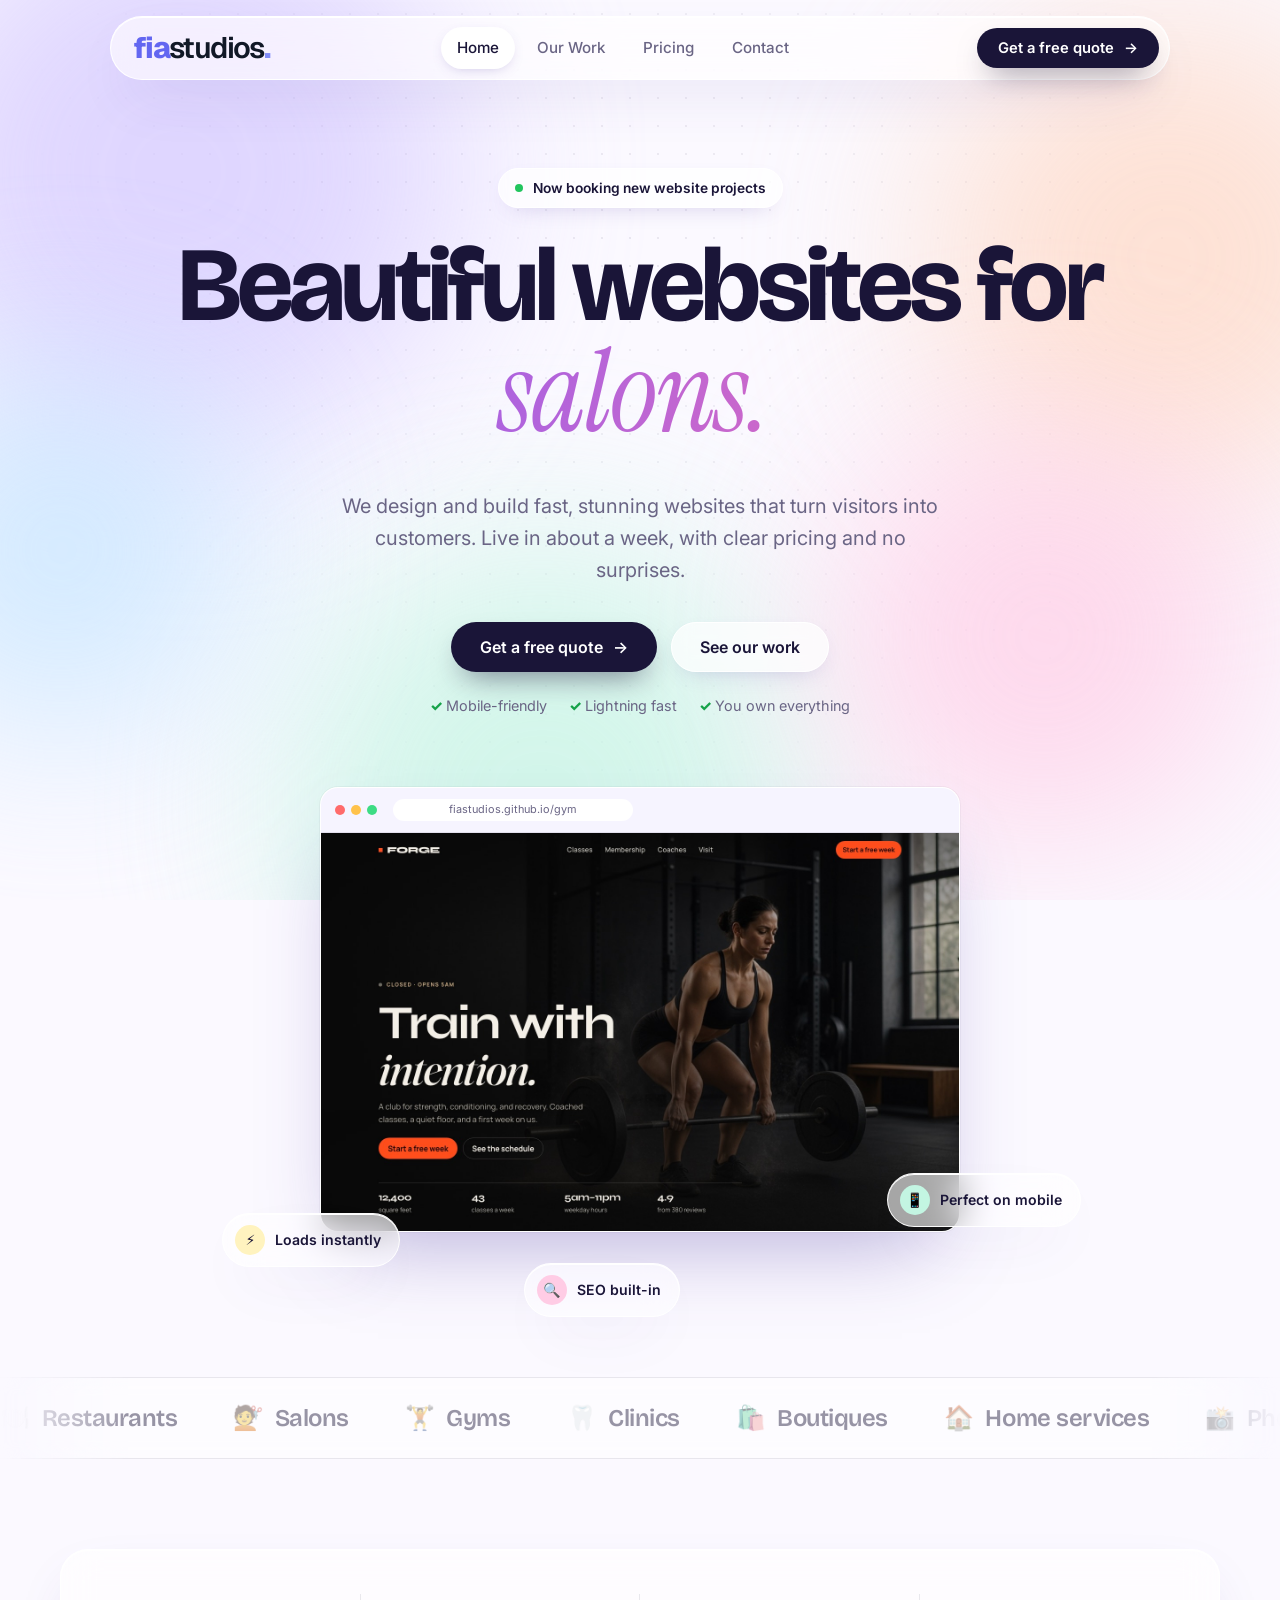
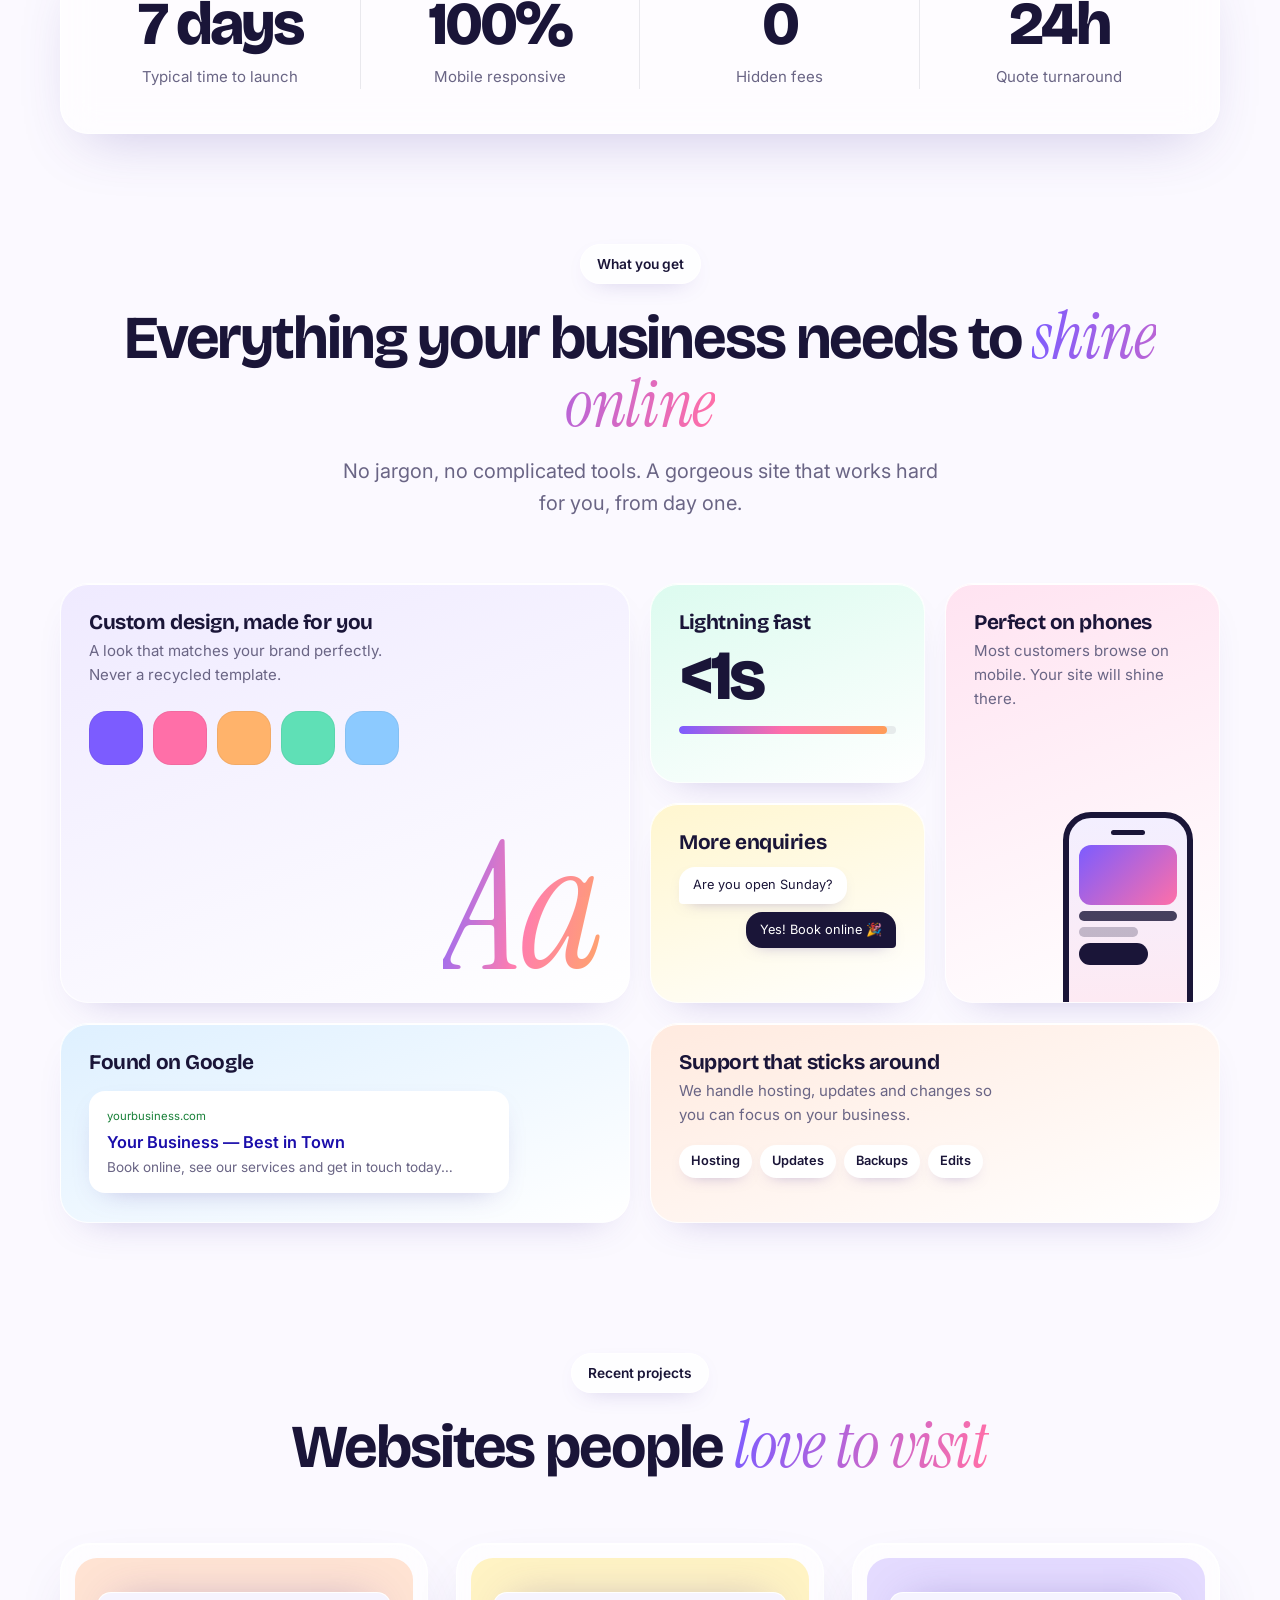
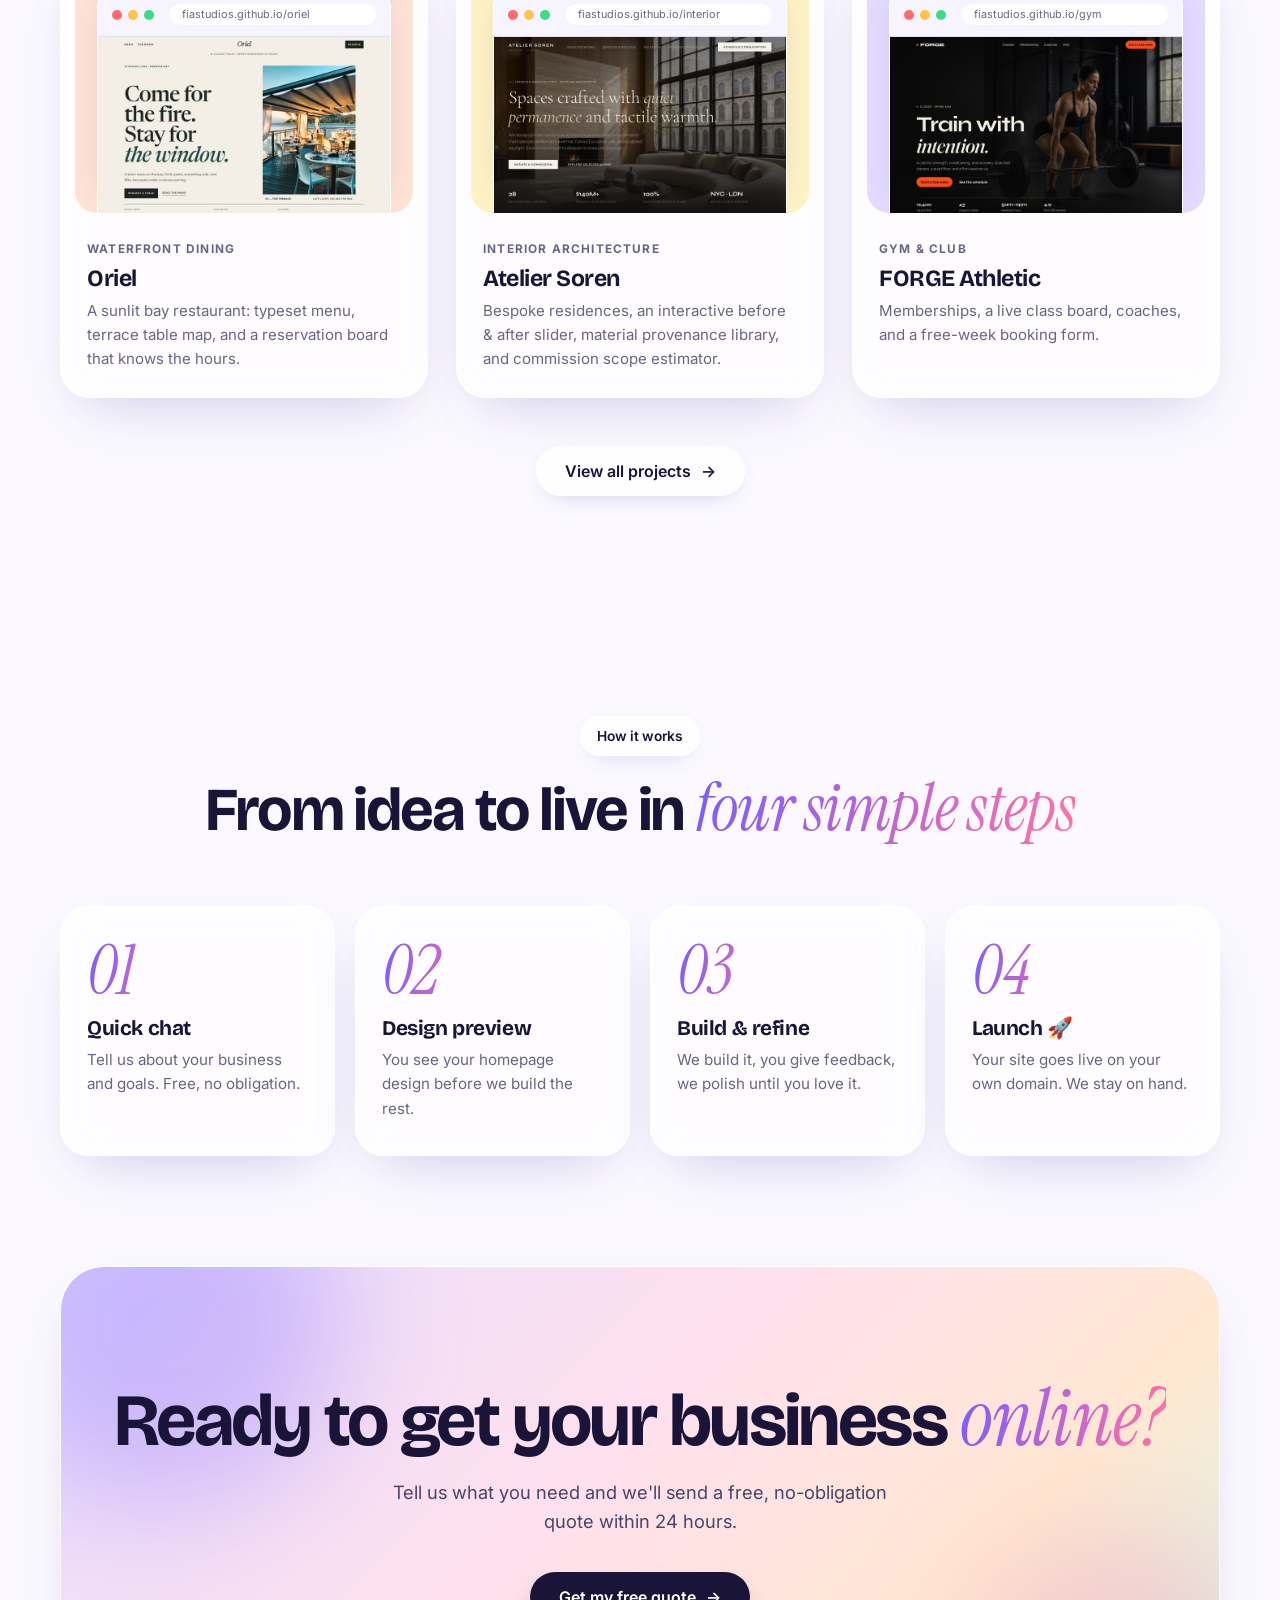
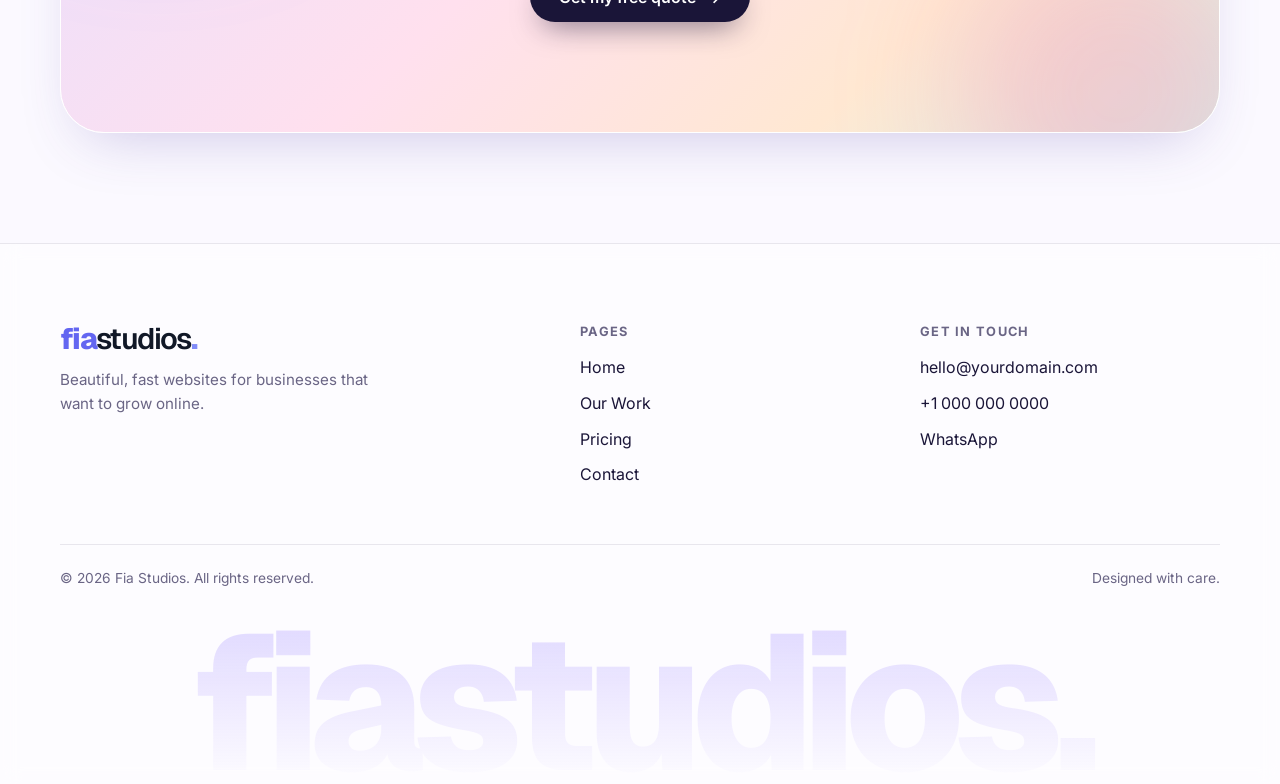
<file: index.html>
<!doctype html>
<html lang="en">
<head>
  <meta charset="utf-8">
  <meta name="viewport" content="width=device-width, initial-scale=1">
  <title>Fia Studios — Beautiful websites for growing businesses</title>
  <meta name="description" content="We design and build fast, beautiful websites for small businesses. Live in 7 days, clear pricing, no surprises.">
  <meta property="og:title" content="Fia Studios — Beautiful websites for growing businesses">
  <meta property="og:description" content="Fast, beautiful websites for small businesses. Live in 7 days.">
  <meta property="og:type" content="website">
  <link rel="preconnect" href="https://fonts.googleapis.com">
  <link rel="preconnect" href="https://fonts.gstatic.com" crossorigin>
  <link href="https://fonts.googleapis.com/css2?family=Bricolage+Grotesque:opsz,wght@12..96,500;12..96,700;12..96,800&family=Inter:wght@400;500;600;700&family=Geist:wght@600;800&family=Instrument+Serif:ital@0;1&display=swap" rel="stylesheet">
  <link rel="icon" href="favicon.svg?v=202610200020" type="image/svg+xml">
  <link rel="icon" href="favicon.png?v=202610200020" type="image/png" sizes="256x256">
  <link rel="apple-touch-icon" href="favicon.png?v=202610200020">
  <link rel="stylesheet" href="styles.css?v=202610200050">
</head>
<body>
<main>
<section class="hero">
  <div class="container">
    <span class="pill"><span class="dot"></span>Now booking new website projects</span>
    <h1>Beautiful websites for
      <span class="rot"><span class="rot-in serif grad" data-words="restaurants.,salons.,gyms.,clinics.,shops.,your business."></span></span>
    </h1>
    <p class="lead">We design and build fast, stunning websites that turn visitors into customers. Live in about a week, with clear pricing and no surprises.</p>
    <div class="hero-cta">
      <a href="contact.html" class="btn btn-dark">Get a free quote <span class="arr">→</span></a>
      <a href="work.html" class="btn btn-glass">See our work</a>
    </div>
    <div class="hero-note"><span>Mobile-friendly</span><span>Lightning fast</span><span>You own everything</span></div>

    <div class="stage">
      <div class="px main" data-depth="14"><a class="fl" href="https://fiastudios.github.io/gym/" target="_blank" rel="noopener"><div class="browser"><div class="browser-bar"><i></i><i></i><i></i><u>fiastudios.github.io/gym</u></div><img class="shot" src="images/forge.jpg" alt="FORGE athletic club website"></div></a></div>
      <div class="chip glass c1"><em>⚡</em>Loads instantly</div>
      <div class="chip glass c2"><em>📱</em>Perfect on mobile</div>
      <div class="chip glass c3"><em>🔍</em>SEO built-in</div>
    </div>
  </div>
</section>

<div class="marquee"><div class="marquee-track">
  <span><b>🍽️</b>Restaurants</span><span><b>💇</b>Salons</span><span><b>🏋️</b>Gyms</span><span><b>🦷</b>Clinics</span><span><b>🛍️</b>Boutiques</span><span><b>🏠</b>Home services</span><span><b>📸</b>Photographers</span><span><b>🎓</b>Tutors</span><span><b>🧁</b>Bakeries</span><span><b>⚖️</b>Consultants</span>
</div></div>

<section class="container">
  <div class="stats glass reveal">
    <div class="stat"><strong data-count="7" data-suffix=" days">0</strong><span>Typical time to launch</span></div>
    <div class="stat"><strong data-count="100" data-suffix="%">0</strong><span>Mobile responsive</span></div>
    <div class="stat"><strong data-count="0">0</strong><span>Hidden fees</span></div>
    <div class="stat"><strong data-count="24" data-suffix="h">0</strong><span>Quote turnaround</span></div>
  </div>
</section>

<section class="section">
  <div class="container">
    <div class="section-head center reveal">
      <span class="pill">What you get</span>
      <h2>Everything your business needs to <span class="serif grad">shine online</span></h2>
      <p class="lead">No jargon, no complicated tools. A gorgeous site that works hard for you, from day one.</p>
    </div>
    <div class="bento">
      <div class="tile b-lav w2 h2 reveal">
        <h3>Custom design, made for you</h3><p>A look that matches your brand perfectly. Never a recycled template.</p>
        <div class="sw"><i style="background:#7c5cff"></i><i style="background:#ff6fa8"></i><i style="background:#ffb36b"></i><i style="background:#5fe0b6"></i><i style="background:#8ccaff"></i></div>
        <div class="aa">Aa</div>
      </div>
      <div class="tile b-mint reveal" style="--d:.08s"><h3>Lightning fast</h3><div class="big-num">&lt;1s</div><div class="bar"><i></i></div></div>
      <div class="tile b-pink h2 reveal" style="--d:.14s"><h3>Perfect on phones</h3><p>Most customers browse on mobile. Your site will shine there.</p><div class="phone"><b></b><i></i><i class="s"></i><u></u></div></div>
      <div class="tile b-butter reveal" style="--d:.2s"><h3>More enquiries</h3><div class="bubbles"><span>Are you open Sunday?</span><span>Yes! Book online 🎉</span></div></div>
      <div class="tile b-sky w2 reveal" style="--d:.1s"><h3>Found on Google</h3><div class="serp"><small>yourbusiness.com</small><strong>Your Business — Best in Town</strong><span>Book online, see our services and get in touch today…</span></div></div>
      <div class="tile b-peach w2 reveal" style="--d:.16s"><h3>Support that sticks around</h3><p>We handle hosting, updates and changes so you can focus on your business.</p><div class="tag-row"><span>Hosting</span><span>Updates</span><span>Backups</span><span>Edits</span></div></div>
    </div>
  </div>
</section>

<section class="section" style="padding-top:20px">
  <div class="container">
    <div class="section-head center reveal">
      <span class="pill">Recent projects</span>
      <h2>Websites people <span class="serif grad">love to visit</span></h2>
    </div>
    <div class="work-grid" id="work-grid" data-limit="3"></div>
    <div class="center" style="margin-top:48px"><a href="work.html" class="btn btn-glass">View all projects <span class="arr">→</span></a></div>
  </div>
</section>

<section class="section">
  <div class="container">
    <div class="section-head center reveal">
      <span class="pill">How it works</span>
      <h2>From idea to live in <span class="serif grad">four simple steps</span></h2>
    </div>
    <div class="steps">
      <div class="step glass reveal"><div class="n">01</div><h3>Quick chat</h3><p>Tell us about your business and goals. Free, no obligation.</p></div>
      <div class="step glass reveal" style="--d:.1s"><div class="n">02</div><h3>Design preview</h3><p>You see your homepage design before we build the rest.</p></div>
      <div class="step glass reveal" style="--d:.2s"><div class="n">03</div><h3>Build &amp; refine</h3><p>We build it, you give feedback, we polish until you love it.</p></div>
      <div class="step glass reveal" style="--d:.3s"><div class="n">04</div><h3>Launch 🚀</h3><p>Your site goes live on your own domain. We stay on hand.</p></div>
    </div>
  </div>
</section>

<section class="section" style="padding-top:0">
  <div class="container">
    <div class="cta reveal">
      <h2>Ready to get your business <span class="serif grad">online?</span></h2>
      <p>Tell us what you need and we'll send a free, no-obligation quote within 24 hours.</p>
      <a href="contact.html" class="btn btn-dark">Get my free quote <span class="arr">→</span></a>
    </div>
  </div>
</section>
</main>
<script src="script.js?v=202610201330"></script>
</body>
</html>
</file>
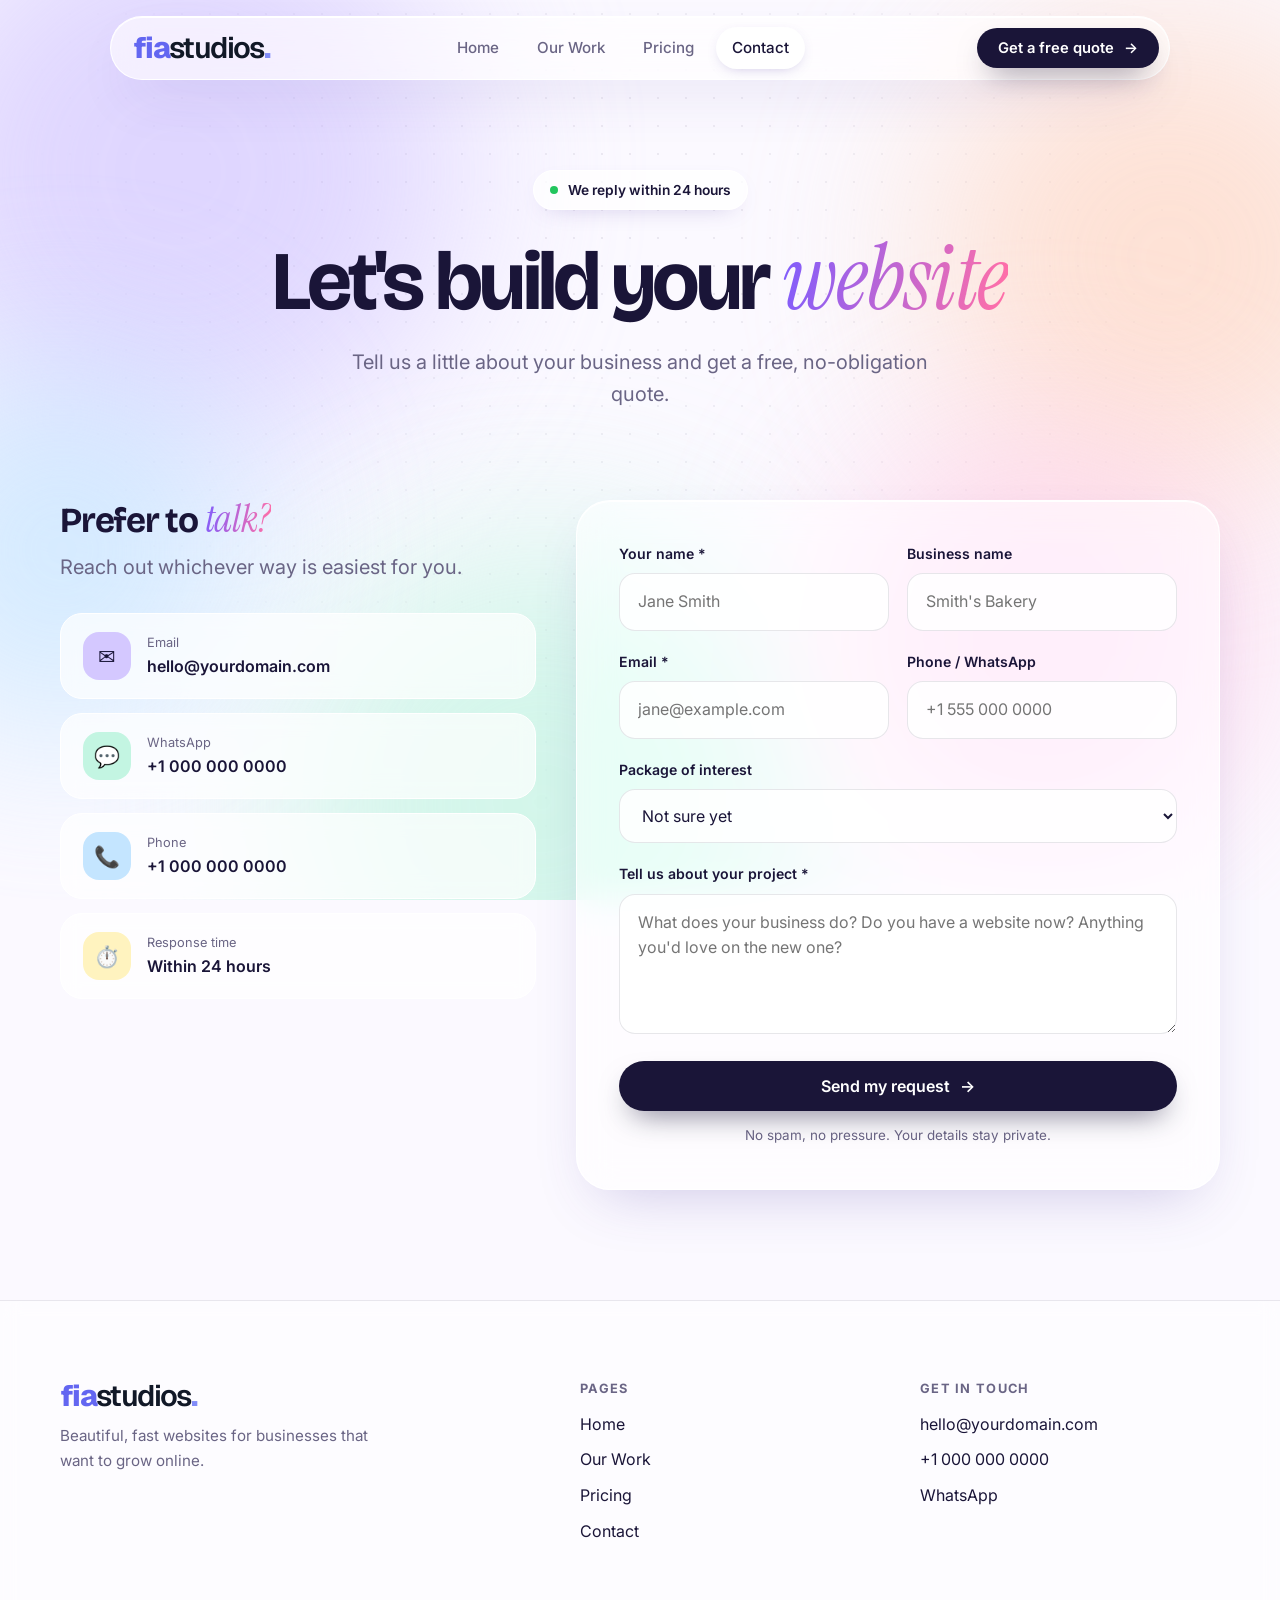
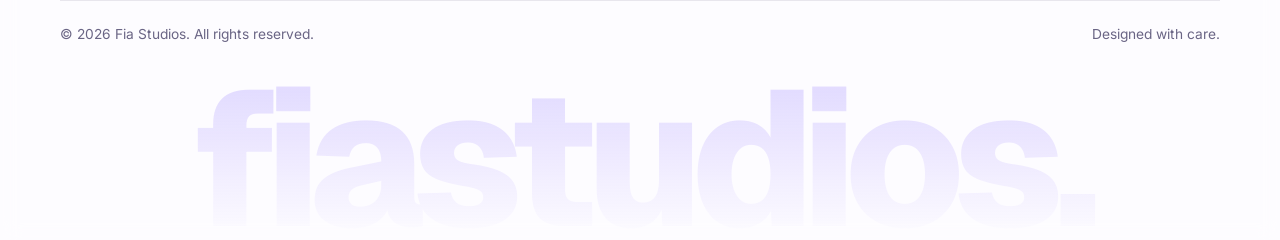
<file: contact.html>
<!doctype html>
<html lang="en">
<head>
  <meta charset="utf-8">
  <meta name="viewport" content="width=device-width, initial-scale=1">
  <title>Contact — Fia Studios</title>
  <meta name="description" content="Get a free, no-obligation website quote. We reply within 24 hours.">
  <link rel="preconnect" href="https://fonts.googleapis.com">
  <link rel="preconnect" href="https://fonts.gstatic.com" crossorigin>
  <link href="https://fonts.googleapis.com/css2?family=Bricolage+Grotesque:opsz,wght@12..96,500;12..96,700;12..96,800&family=Inter:wght@400;500;600;700&family=Geist:wght@600;800&family=Instrument+Serif:ital@0;1&display=swap" rel="stylesheet">
  <link rel="icon" href="favicon.svg?v=202610200020" type="image/svg+xml">
  <link rel="icon" href="favicon.png?v=202610200020" type="image/png" sizes="256x256">
  <link rel="apple-touch-icon" href="favicon.png?v=202610200020">
  <link rel="stylesheet" href="styles.css?v=202610200050">
</head>
<body>
<main>
<section class="page-hero">
  <div class="container">
    <span class="pill"><span class="dot"></span>We reply within 24 hours</span>
    <h1>Let's build your <span class="serif grad">website</span></h1>
    <p class="lead">Tell us a little about your business and get a free, no-obligation quote.</p>
  </div>
</section>

<section class="section" style="padding-top:40px">
  <div class="container contact-grid">
    <div class="reveal">
      <h2 style="font-size:2.2rem">Prefer to <span class="serif grad">talk?</span></h2>
      <p class="lead" style="margin-top:12px">Reach out whichever way is easiest for you.</p>
      <div class="info" id="info"></div>
    </div>

    <div class="form glass reveal" style="--d:.1s">
      <form id="contact-form">
        <div class="row">
          <div class="field"><label for="name">Your name *</label><input id="name" name="name" required placeholder="Jane Smith"></div>
          <div class="field"><label for="business">Business name</label><input id="business" name="business" placeholder="Smith's Bakery"></div>
        </div>
        <div class="row">
          <div class="field"><label for="email">Email *</label><input id="email" name="email" type="email" required placeholder="jane@example.com"></div>
          <div class="field"><label for="phone">Phone / WhatsApp</label><input id="phone" name="phone" type="tel" placeholder="+1 555 000 0000"></div>
        </div>
        <div class="field">
          <label for="plan">Package of interest</label>
          <select id="plan" name="plan"><option>Not sure yet</option><option>Starter</option><option>Business</option><option>Premium</option></select>
        </div>
        <div class="field"><label for="message">Tell us about your project *</label><textarea id="message" name="message" required placeholder="What does your business do? Do you have a website now? Anything you'd love on the new one?"></textarea></div>
        <button class="btn btn-dark btn-block" type="submit">Send my request <span class="arr">→</span></button>
        <p class="form-note">No spam, no pressure. Your details stay private.</p>
      </form>
      <div class="success"><div class="big">🎉</div><h3>Thank you!</h3><p class="lead" style="margin:10px auto 0">We've got your request and will be in touch within 24 hours.</p></div>
    </div>
  </div>
</section>
</main>
<script src="script.js?v=202610201330"></script>
<script>
  document.getElementById('info').innerHTML = `
    <a href="mailto:${SITE.email}"><span class="ic">✉️</span><span><small>Email</small><strong>${SITE.email}</strong></span></a>
    <a href="https://wa.me/${SITE.whatsapp}" target="_blank" rel="noopener"><span class="ic">💬</span><span><small>WhatsApp</small><strong>${SITE.phone}</strong></span></a>
    <a href="tel:${SITE.phone.replace(/\s/g, '')}"><span class="ic">📞</span><span><small>Phone</small><strong>${SITE.phone}</strong></span></a>
    <div><span class="ic">⏱️</span><span><small>Response time</small><strong>Within 24 hours</strong></span></div>`;
</script>
</body>
</html>
</file>
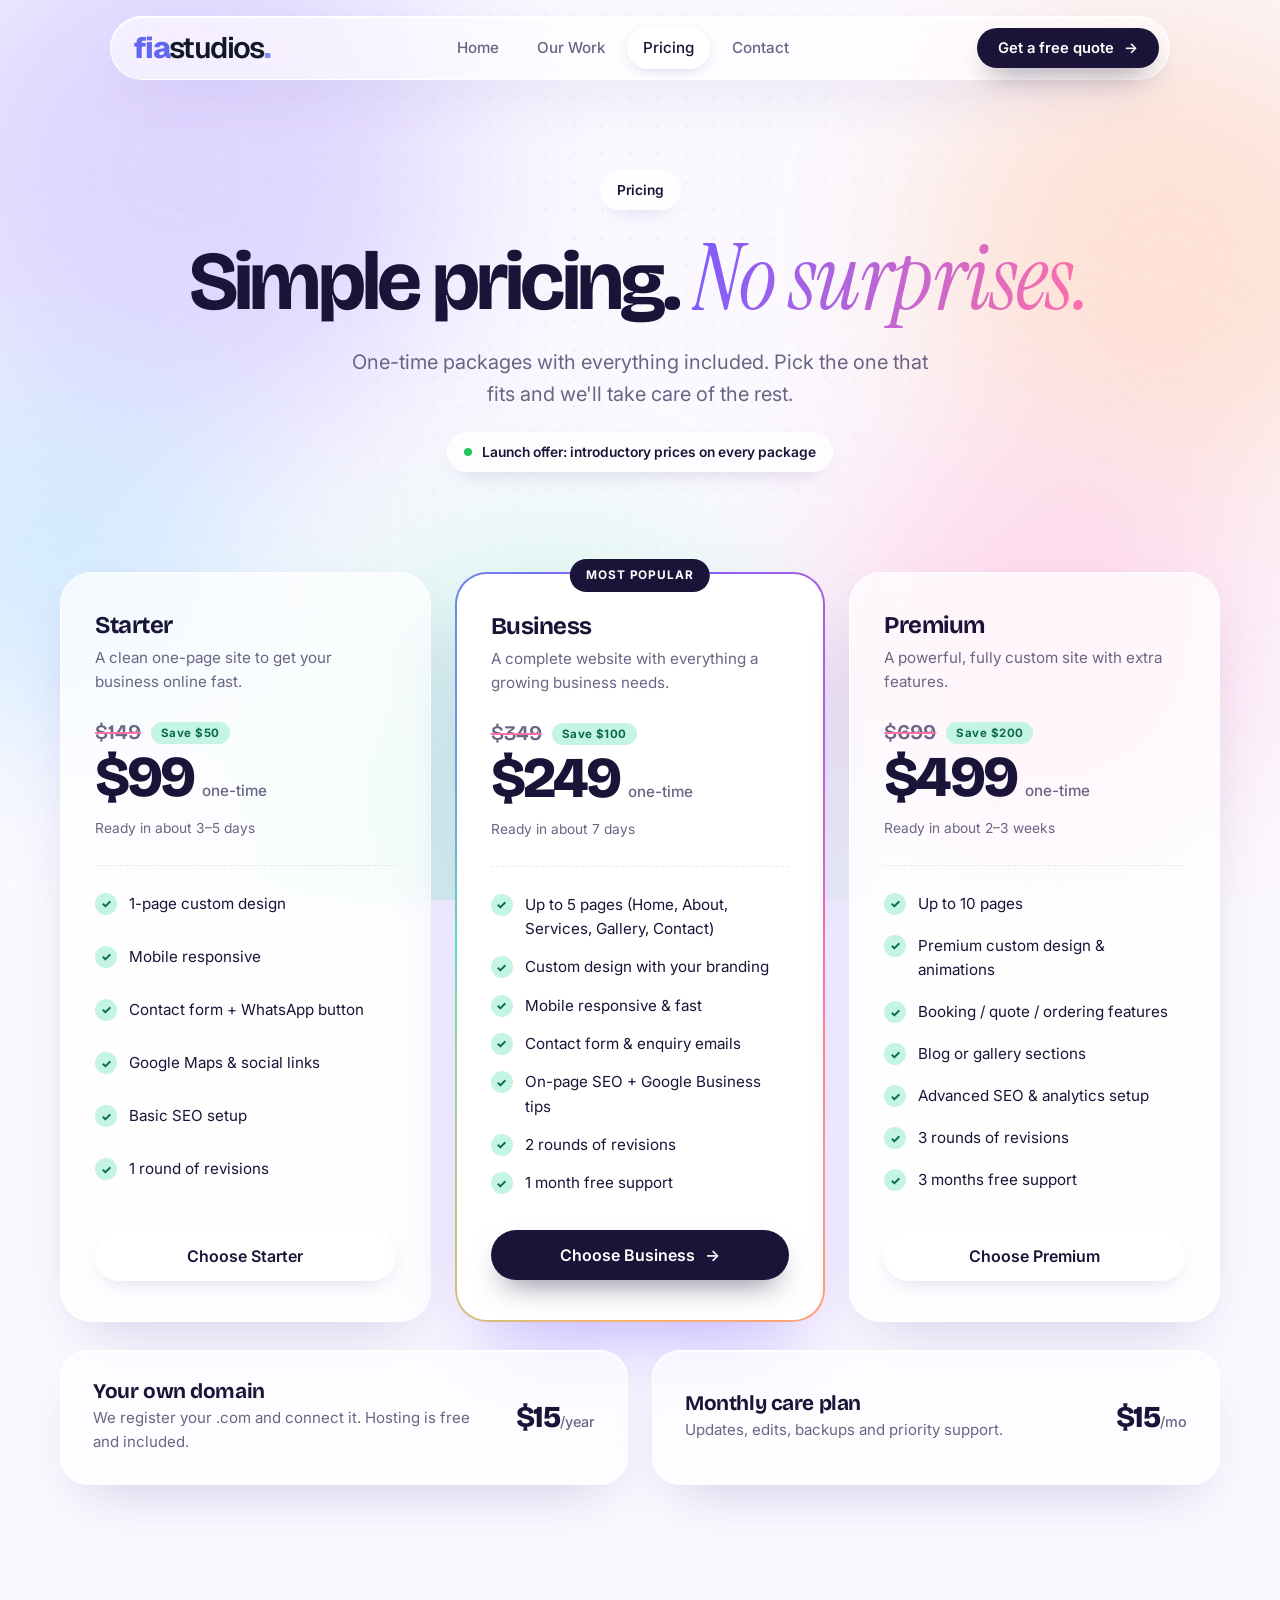
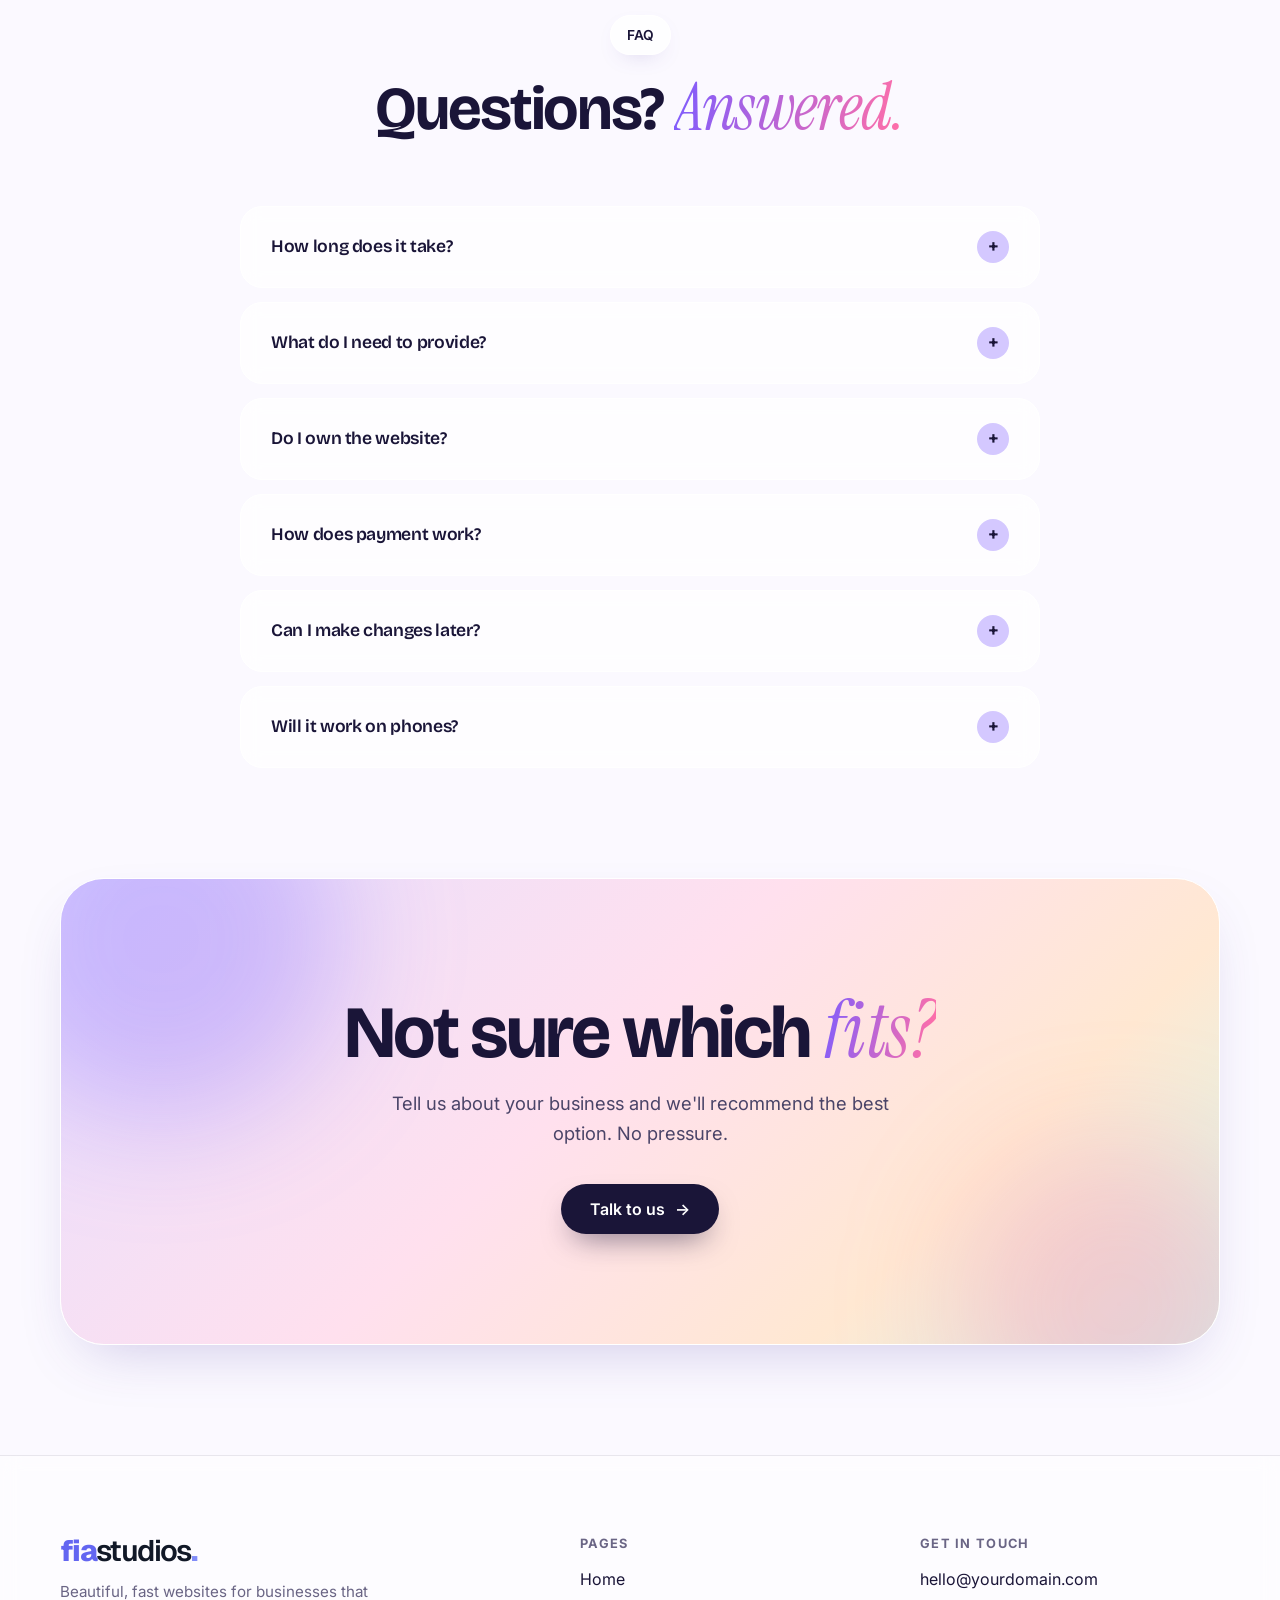
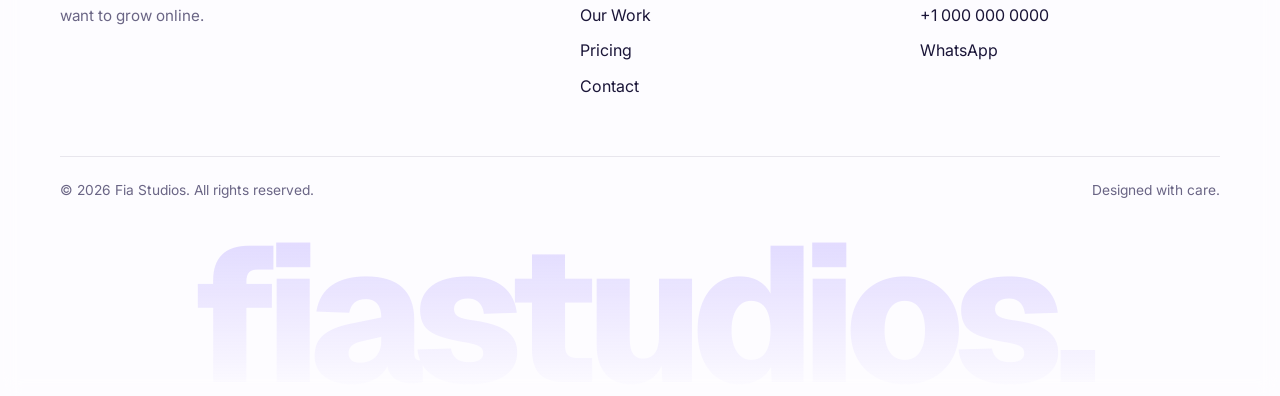
<file: pricing.html>
<!doctype html>
<html lang="en">
<head>
  <meta charset="utf-8">
  <meta name="viewport" content="width=device-width, initial-scale=1">
  <title>Pricing — Fia Studios</title>
  <meta name="description" content="Simple, transparent website packages for small businesses. One-time pricing, no hidden fees.">
  <link rel="preconnect" href="https://fonts.googleapis.com">
  <link rel="preconnect" href="https://fonts.gstatic.com" crossorigin>
  <link href="https://fonts.googleapis.com/css2?family=Bricolage+Grotesque:opsz,wght@12..96,500;12..96,700;12..96,800&family=Inter:wght@400;500;600;700&family=Geist:wght@600;800&family=Instrument+Serif:ital@0;1&display=swap" rel="stylesheet">
  <link rel="icon" href="favicon.svg?v=202610200020" type="image/svg+xml">
  <link rel="icon" href="favicon.png?v=202610200020" type="image/png" sizes="256x256">
  <link rel="apple-touch-icon" href="favicon.png?v=202610200020">
  <link rel="stylesheet" href="styles.css?v=202610200050">
</head>
<body>
<main>
<section class="page-hero">
  <div class="container">
    <span class="pill">Pricing</span>
    <h1>Simple pricing. <span class="serif grad">No surprises.</span></h1>
    <p class="lead">One-time packages with everything included. Pick the one that fits and we'll take care of the rest.</p>
    <p style="margin-top:22px"><span class="pill"><span class="dot"></span>Launch offer: introductory prices on every package</span></p>
  </div>
</section>

<!-- Edit prices below: search for "$" -->
<section class="section" style="padding-top:50px">
  <div class="container">
    <div class="price-grid">
      <div class="plan reveal">
        <h3>Starter</h3>
        <p class="desc">A clean one-page site to get your business online fast.</p>
        <div class="was"><s>$149</s><span class="save">Save $50</span></div><div class="price">$99 <small>one-time</small></div>
        <p class="note">Ready in about 3–5 days</p>
        <ul>
          <li>1-page custom design</li><li>Mobile responsive</li><li>Contact form + WhatsApp button</li><li>Google Maps &amp; social links</li><li>Basic SEO setup</li><li>1 round of revisions</li>
        </ul>
        <a href="contact.html?plan=Starter" class="btn btn-glass btn-block">Choose Starter</a>
      </div>
      <div class="plan featured reveal" style="--d:.1s">
        <span class="badge">MOST POPULAR</span>
        <h3>Business</h3>
        <p class="desc">A complete website with everything a growing business needs.</p>
        <div class="was"><s>$349</s><span class="save">Save $100</span></div><div class="price">$249 <small>one-time</small></div>
        <p class="note">Ready in about 7 days</p>
        <ul>
          <li>Up to 5 pages (Home, About, Services, Gallery, Contact)</li><li>Custom design with your branding</li><li>Mobile responsive &amp; fast</li><li>Contact form &amp; enquiry emails</li><li>On-page SEO + Google Business tips</li><li>2 rounds of revisions</li><li>1 month free support</li>
        </ul>
        <a href="contact.html?plan=Business" class="btn btn-dark btn-block">Choose Business <span class="arr">→</span></a>
      </div>
      <div class="plan reveal" style="--d:.2s">
        <h3>Premium</h3>
        <p class="desc">A powerful, fully custom site with extra features.</p>
        <div class="was"><s>$699</s><span class="save">Save $200</span></div><div class="price">$499 <small>one-time</small></div>
        <p class="note">Ready in about 2–3 weeks</p>
        <ul>
          <li>Up to 10 pages</li><li>Premium custom design &amp; animations</li><li>Booking / quote / ordering features</li><li>Blog or gallery sections</li><li>Advanced SEO &amp; analytics setup</li><li>3 rounds of revisions</li><li>3 months free support</li>
        </ul>
        <a href="contact.html?plan=Premium" class="btn btn-glass btn-block">Choose Premium</a>
      </div>
    </div>

    <div class="addons">
      <div class="addon glass reveal"><div><h3>Your own domain</h3><p>We register your .com and connect it. Hosting is free and included.</p></div><div class="p">$15<small>/year</small></div></div>
      <div class="addon glass reveal" style="--d:.1s"><div><h3>Monthly care plan</h3><p>Updates, edits, backups and priority support.</p></div><div class="p">$15<small>/mo</small></div></div>
    </div>
  </div>
</section>

<section class="section" style="padding-top:20px">
  <div class="container">
    <div class="section-head center reveal"><span class="pill">FAQ</span><h2>Questions? <span class="serif grad">Answered.</span></h2></div>
    <div class="faq reveal">
      <details><summary>How long does it take?</summary><p>Starter sites take 3–5 days, Business about a week, and Premium 2–3 weeks. The biggest factor is how quickly we get your text and photos.</p></details>
      <details><summary>What do I need to provide?</summary><p>Your logo (if you have one), a few photos, and a short description of your business. Don't have these? We can help with simple copy and use quality stock photos.</p></details>
      <details><summary>Do I own the website?</summary><p>Yes. Once the final payment is made, the website and domain are 100% yours.</p></details>
      <details><summary>How does payment work?</summary><p>50% upfront to start, 50% when you're happy and ready to launch.</p></details>
      <details><summary>Can I make changes later?</summary><p>Absolutely. Send us changes any time, or add the monthly care plan for ongoing edits and priority support.</p></details>
      <details><summary>Will it work on phones?</summary><p>Yes. Every site is designed mobile-first and tested on phones, tablets and desktops.</p></details>
    </div>
  </div>
</section>

<section class="section" style="padding-top:0">
  <div class="container">
    <div class="cta reveal">
      <h2>Not sure which <span class="serif grad">fits?</span></h2>
      <p>Tell us about your business and we'll recommend the best option. No pressure.</p>
      <a href="contact.html" class="btn btn-dark">Talk to us <span class="arr">→</span></a>
    </div>
  </div>
</section>
</main>
<script src="script.js?v=202610201330"></script>
</body>
</html>
</file>
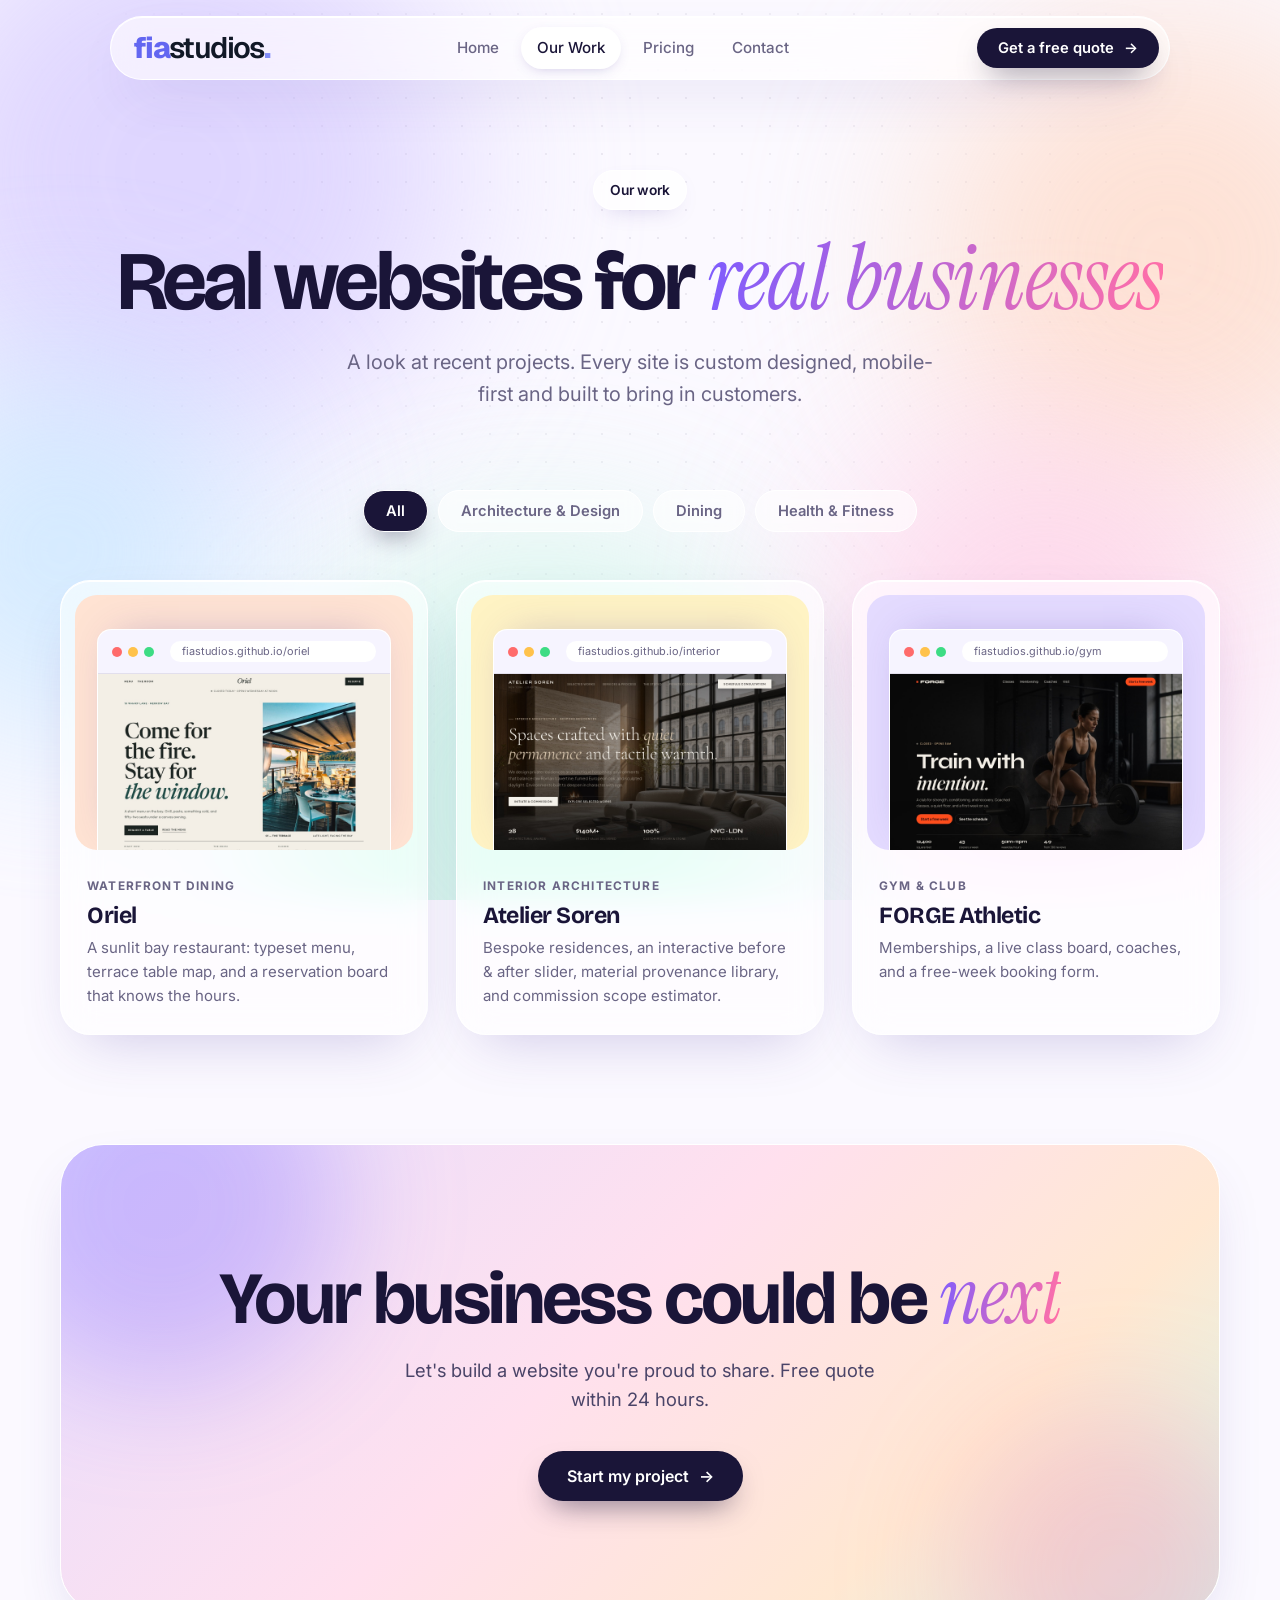
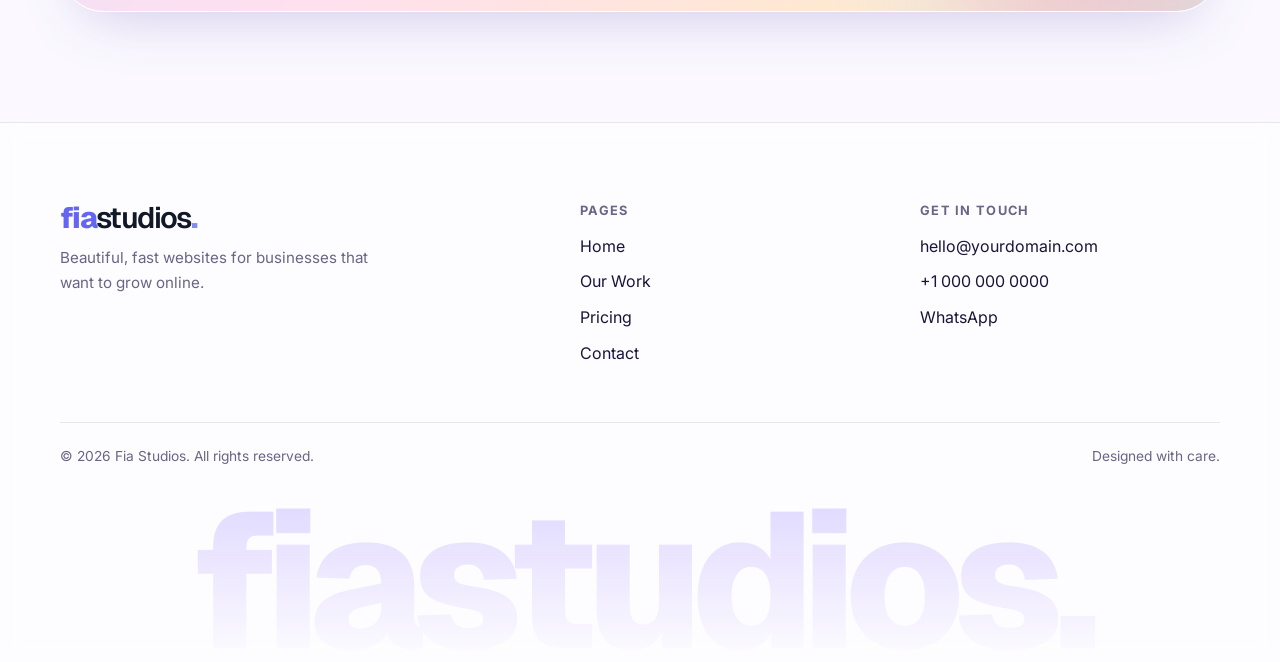
<file: work.html>
<!doctype html>
<html lang="en">
<head>
  <meta charset="utf-8">
  <meta name="viewport" content="width=device-width, initial-scale=1">
  <title>Our Work — Fia Studios</title>
  <meta name="description" content="Recent website projects we've designed and built for local businesses.">
  <link rel="preconnect" href="https://fonts.googleapis.com">
  <link rel="preconnect" href="https://fonts.gstatic.com" crossorigin>
  <link href="https://fonts.googleapis.com/css2?family=Bricolage+Grotesque:opsz,wght@12..96,500;12..96,700;12..96,800&family=Inter:wght@400;500;600;700&family=Geist:wght@600;800&family=Instrument+Serif:ital@0;1&display=swap" rel="stylesheet">
  <link rel="icon" href="favicon.svg?v=202610200020" type="image/svg+xml">
  <link rel="icon" href="favicon.png?v=202610200020" type="image/png" sizes="256x256">
  <link rel="apple-touch-icon" href="favicon.png?v=202610200020">
  <link rel="stylesheet" href="styles.css?v=202610200050">
</head>
<body>
<main>
<section class="page-hero">
  <div class="container">
    <span class="pill">Our work</span>
    <h1>Real websites for <span class="serif grad">real businesses</span></h1>
    <p class="lead">A look at recent projects. Every site is custom designed, mobile-first and built to bring in customers.</p>
  </div>
</section>
<section class="section" style="padding-top:30px">
  <div class="container">
    <div class="filters">
      <button class="fchip active" data-filter="all">All</button>
      <button class="fchip" data-filter="design">Architecture &amp; Design</button>
      <button class="fchip" data-filter="dining">Dining</button>
      <button class="fchip" data-filter="health">Health &amp; Fitness</button>
    </div>
    <!-- Projects are edited in script.js (PROJECTS list) -->
    <div class="work-grid" id="work-grid"></div>
  </div>
</section>
<section class="section" style="padding-top:0">
  <div class="container">
    <div class="cta reveal">
      <h2>Your business could be <span class="serif grad">next</span></h2>
      <p>Let's build a website you're proud to share. Free quote within 24 hours.</p>
      <a href="contact.html" class="btn btn-dark">Start my project <span class="arr">→</span></a>
    </div>
  </div>
</section>
</main>
<script src="script.js?v=202610201330"></script>
</body>
</html>
</file>
<file: styles.css>
@property --ang { syntax: '<angle>'; initial-value: 0deg; inherits: false; }

:root {
  --bg: #fbf9ff;
  --ink: #1a1538;
  --muted: #6a6585;
  --line: rgba(26, 21, 56, .09);
  --lav: #d4c8ff; --peach: #ffd8c4; --mint: #c3f5e2; --sky: #c4e5ff; --pink: #ffcce5; --butter: #fff3bf;
  --grad: linear-gradient(100deg, #7c5cff, #ff6fa8 50%, #ff9d57);
  --glass: rgba(255, 255, 255, .62);
  --shadow: 0 24px 60px -24px rgba(80, 60, 160, .28);
  --display: 'Bricolage Grotesque', 'Inter', system-ui, sans-serif;
  --serif: 'Instrument Serif', Georgia, serif;
  --ease: cubic-bezier(.2, .8, .2, 1);
}
* { box-sizing: border-box; margin: 0; padding: 0; }
html { scroll-behavior: smooth; }
body { font-family: 'Inter', system-ui, sans-serif; color: var(--ink); background: var(--bg); line-height: 1.6; -webkit-font-smoothing: antialiased; overflow-x: hidden; }
a { color: inherit; text-decoration: none; }
img, svg { max-width: 100%; display: block; }
::selection { background: var(--lav); }
.container { width: min(1160px, 100% - 40px); margin-inline: auto; }
.section { padding: 110px 0; position: relative; }
h1, h2, h3, h4 { font-family: var(--display); line-height: 1.04; letter-spacing: -.035em; font-weight: 700; }
h2 { font-size: clamp(2.2rem, 5vw, 3.8rem); }
h3 { font-size: 1.3rem; letter-spacing: -.02em; }
.serif { font-family: var(--serif); font-style: italic; font-weight: 400; letter-spacing: -.01em; font-size: 1.08em; }
.grad { background: var(--grad); background-size: 200% 100%; -webkit-background-clip: text; background-clip: text; color: transparent; animation: shine 7s linear infinite alternate; }
@keyframes shine { to { background-position: 100% 0; } }
.lead { font-size: clamp(1.05rem, 1.6vw, 1.25rem); color: var(--muted); max-width: 600px; }
.center { text-align: center; } .center .lead { margin-inline: auto; }
.section-head { margin-bottom: 64px; } .section-head h2 { margin: 18px 0 16px; }
.glass { background: var(--glass); backdrop-filter: blur(18px) saturate(170%); -webkit-backdrop-filter: blur(18px) saturate(170%); border: 1px solid rgba(255,255,255,.95); box-shadow: inset 0 1px 0 #fff, var(--shadow); }

/* Ambient background */
.aurora { position: fixed; inset: 0; z-index: -1; overflow: hidden; background: var(--bg); pointer-events: none; }
.aurora i { position: absolute; border-radius: 50%; filter: blur(90px); opacity: .7; animation: drift 24s ease-in-out infinite alternate; }
.aurora i:nth-child(1) { width: 560px; height: 560px; background: var(--lav); top: -12%; left: -8%; }
.aurora i:nth-child(2) { width: 480px; height: 480px; background: var(--peach); top: 2%; right: -10%; animation-delay: -6s; }
.aurora i:nth-child(3) { width: 520px; height: 520px; background: var(--mint); bottom: -18%; left: 22%; animation-delay: -12s; }
.aurora i:nth-child(4) { width: 420px; height: 420px; background: var(--pink); bottom: 6%; right: 2%; animation-delay: -3s; }
.aurora i:nth-child(5) { width: 380px; height: 380px; background: var(--sky); top: 40%; left: -10%; animation-delay: -9s; }
.aurora::after { content: ""; position: absolute; inset: 0; background-image: radial-gradient(rgba(26,21,56,.08) 1px, transparent 1px); background-size: 28px 28px; -webkit-mask-image: radial-gradient(ellipse at 50% 25%, #000, transparent 70%); mask-image: radial-gradient(ellipse at 50% 25%, #000, transparent 70%); }
@keyframes drift { to { transform: translate3d(60px, 40px, 0) scale(1.15); } }
.cursor-glow { position: fixed; width: 420px; height: 420px; border-radius: 50%; left: 0; top: 0; z-index: -1; pointer-events: none; background: radial-gradient(circle, rgba(124,92,255,.16), transparent 65%); transform: translate(-50%, -50%); transition: opacity .3s; opacity: 0; }
.progress { position: fixed; top: 0; left: 0; height: 3px; width: 100%; z-index: 100; background: var(--grad); transform-origin: left; transform: scaleX(0); }

/* Buttons */
.btn { display: inline-flex; align-items: center; justify-content: center; gap: 10px; padding: 16px 28px; border-radius: 999px; font: 600 1rem/1 'Inter', sans-serif; border: 1px solid transparent; cursor: pointer; transition: transform .3s var(--ease), box-shadow .3s, background .3s; position: relative; }
.btn .arr { transition: transform .3s var(--ease); }
.btn:hover .arr { transform: translateX(5px); }
.btn:hover { transform: translateY(-3px); }
.btn-dark { background: var(--ink); color: #fff; box-shadow: 0 14px 30px -12px rgba(26,21,56,.6); }
.btn-dark:hover { box-shadow: 0 22px 40px -14px rgba(124,92,255,.7); background: #2a2257; }
.btn-glass { background: rgba(255,255,255,.7); border-color: #fff; color: var(--ink); box-shadow: 0 8px 24px -12px rgba(80,60,160,.3); backdrop-filter: blur(10px); }
.btn-glass:hover { background: #fff; }
.btn-white { background: #fff; color: var(--ink); box-shadow: 0 14px 30px -12px rgba(80,60,160,.4); }
.btn-block { width: 100%; } .btn-sm { padding: 12px 20px; font-size: .92rem; }
.pill { display: inline-flex; align-items: center; gap: 10px; padding: 8px 16px; border-radius: 999px; font-size: .86rem; font-weight: 600; background: rgba(255,255,255,.75); border: 1px solid #fff; box-shadow: 0 8px 24px -14px rgba(80,60,160,.4); }
.dot { width: 8px; height: 8px; border-radius: 50%; background: #22c55e; box-shadow: 0 0 0 0 rgba(34,197,94,.6); animation: ping 2s infinite; }
@keyframes ping { 70% { box-shadow: 0 0 0 9px rgba(34,197,94,0); } 100% { box-shadow: 0 0 0 0 rgba(34,197,94,0); } }

/* Nav */
.nav { position: fixed; top: 16px; left: 0; right: 0; z-index: 90; padding: 0 16px; }
.nav-inner { max-width: 1060px; margin: 0 auto; height: 64px; border-radius: 999px; display: flex; align-items: center; justify-content: space-between; padding: 0 10px 0 22px; position: relative; }
.logo { display: flex; align-items: center; gap: 10px; font: 800 1.2rem var(--display); letter-spacing: -.03em; }
.logo-mark { width: 32px; height: 32px; border-radius: 10px; display: grid; place-items: center; color: #fff; font-size: .9rem; background: var(--grad); box-shadow: 0 8px 18px -6px rgba(124,92,255,.7); }
.nav-links { display: flex; gap: 6px; }
.nav-links a { padding: 9px 16px; border-radius: 999px; font-weight: 500; font-size: .95rem; color: var(--muted); transition: all .2s; }
.nav-links a:hover { color: var(--ink); background: rgba(124,92,255,.08); }
.nav-links a.active { color: var(--ink); background: #fff; box-shadow: 0 4px 14px -6px rgba(80,60,160,.35); }
.menu-btn { display: none; width: 44px; height: 44px; border: 0; background: transparent; cursor: pointer; border-radius: 50%; }
.menu-btn span { display: block; width: 20px; height: 2px; background: var(--ink); margin: 5px auto; border-radius: 2px; transition: transform .3s; }
.menu-btn[aria-expanded="true"] span:first-child { transform: translateY(3.5px) rotate(45deg); }
.menu-btn[aria-expanded="true"] span:last-child { transform: translateY(-3.5px) rotate(-45deg); }

/* Hero */
.hero { padding: 168px 0 70px; text-align: center; }
.hero h1 { font-size: clamp(2.9rem, 8.4vw, 6.6rem); letter-spacing: -.04em; line-height: .98; margin: 26px 0 26px; }
.rot { display: block; height: 1.2em; overflow: hidden; }
.rot-in { display: block; transition: transform .8s var(--ease); }
.rot-in span { display: block; height: 1.2em; padding-right: .1em; }
.hero .lead { margin: 0 auto 36px; }
.hero-cta { display: flex; gap: 14px; justify-content: center; flex-wrap: wrap; }
.hero-note { margin-top: 22px; font-size: .9rem; color: var(--muted); display: flex; gap: 22px; justify-content: center; flex-wrap: wrap; }
.hero-note span::before { content: "✓ "; color: #16a34a; font-weight: 800; }
.stage { position: relative; height: 520px; margin-top: 70px; perspective: 1200px; }
.px { position: absolute; transition: translate .25s linear; }
.fl { display: block; animation: float 7s ease-in-out infinite; }
.shot { width: 100%; aspect-ratio: 16 / 10; object-fit: cover; object-position: top center; }
@keyframes float { 50% { transform: translateY(-16px); } }
.px.main { left: 50%; top: 0; width: min(640px, 80%); margin-left: calc(min(640px, 80%) / -2); z-index: 3; }
.px.left { left: 3%; top: 90px; width: 34%; transform: rotate(-8deg); z-index: 2; } .px.left .fl { animation-delay: -2s; }
.px.right { right: 3%; top: 60px; width: 34%; transform: rotate(7deg); z-index: 2; } .px.right .fl { animation-delay: -4s; }
.chip { position: absolute; z-index: 5; display: flex; align-items: center; gap: 10px; padding: 11px 18px 11px 12px; border-radius: 999px; font-weight: 600; font-size: .88rem; white-space: nowrap; }
.chip em { font-style: normal; width: 30px; height: 30px; border-radius: 50%; display: grid; place-items: center; background: var(--lav); }
.c1 { left: 14%; bottom: 40px; } .c1 em { background: var(--butter); }
.c2 { right: 12%; bottom: 80px; } .c2 em { background: var(--mint); }
.c3 { left: 40%; bottom: -10px; } .c3 em { background: var(--pink); }

/* Browser + mockups */
.browser { border-radius: 18px; overflow: hidden; background: #fff; border: 1px solid rgba(255,255,255,.9); box-shadow: 0 40px 80px -30px rgba(80,60,160,.4), 0 0 0 1px rgba(26,21,56,.04); }
.browser-bar { display: flex; align-items: center; gap: 6px; padding: 11px 14px; background: rgba(246,244,255,.95); border-bottom: 1px solid var(--line); }
.browser-bar i { width: 10px; height: 10px; border-radius: 50%; } .browser-bar i:nth-child(1) { background: #ff6b6b; } .browser-bar i:nth-child(2) { background: #ffc24b; } .browser-bar i:nth-child(3) { background: #3ddc84; }
.browser-bar u { text-decoration: none; margin-left: 10px; flex: 1; max-width: 240px; background: #fff; border-radius: 99px; padding: 2px 12px; font-size: .68rem; color: var(--muted); }
.mock { container-type: inline-size; aspect-ratio: 16 / 10; background: var(--bg-t); color: var(--ink-t); padding: 4cqw 5cqw; display: flex; flex-direction: column; gap: 3cqw; overflow: hidden; }
.m-nav { display: flex; justify-content: space-between; align-items: center; }
.m-logo { width: 9cqw; height: 2.2cqw; border-radius: 2cqw; background: var(--ink-t); }
.m-nav span { display: flex; gap: 1.8cqw; } .m-nav b { width: 5cqw; height: 1.2cqw; border-radius: 1cqw; background: var(--ink-t); opacity: .25; }
.m-cta { width: 11cqw; height: 3.6cqw; border-radius: 2cqw; background: var(--a); }
.m-body { flex: 1; display: grid; grid-template-columns: 1.1fr .9fr; gap: 4cqw; align-items: center; }
.m-tag { display: block; width: 14cqw; height: 2.6cqw; border-radius: 2cqw; background: var(--a); opacity: .28; margin-bottom: 2cqw; }
.m-text h6 { height: 3.8cqw; border-radius: 2cqw; background: var(--ink-t); margin-bottom: 1.6cqw; } .m-text h6.s { width: 66%; }
.m-text p { height: 1.4cqw; width: 92%; border-radius: 1cqw; background: var(--ink-t); opacity: .22; margin-top: 1.2cqw; } .m-text p.s { width: 64%; }
.m-btn { display: block; width: 16cqw; height: 4.4cqw; border-radius: 2.4cqw; background: var(--a); margin-top: 3cqw; box-shadow: 0 1.5cqw 3cqw -1cqw var(--a); }
.m-img { height: 100%; min-height: 20cqw; border-radius: 4cqw; background: linear-gradient(135deg, var(--a), var(--c)); display: grid; place-items: center; font-size: 13cqw; box-shadow: inset 0 0 0 1px rgba(255,255,255,.4); }
.m-cards { display: grid; grid-template-columns: repeat(3, 1fr); gap: 2.4cqw; } .m-cards i { height: 9cqw; border-radius: 2.4cqw; background: rgba(255,255,255,.72); border: 1px solid rgba(0,0,0,.05); }
.t-mint { --bg-t: linear-gradient(135deg, #e9fff6, #e4f6ff); --a: #2fc59a; --c: #c3f5e2; --ink-t: #0b3b2e; }
.t-peach { --bg-t: linear-gradient(135deg, #fff3ea, #ffe9f1); --a: #ff8a5c; --c: #ffd8c4; --ink-t: #5a2412; }
.t-lav { --bg-t: linear-gradient(135deg, #f3efff, #fdeeff); --a: #7c5cff; --c: #d4c8ff; --ink-t: #1f1550; }
.t-sky { --bg-t: linear-gradient(135deg, #eaf6ff, #f0f0ff); --a: #3b9cff; --c: #c4e5ff; --ink-t: #0c2d54; }
.t-pink { --bg-t: linear-gradient(135deg, #fff0f7, #fff4ec); --a: #ff5fa2; --c: #ffcce5; --ink-t: #5a1236; }
.t-butter { --bg-t: linear-gradient(135deg, #fffbe6, #fff2e2); --a: #f5b400; --c: #fff3bf; --ink-t: #5a4300; }

/* Marquee */
.marquee { overflow: hidden; padding: 26px 0; border-block: 1px solid var(--line); background: rgba(255,255,255,.5); backdrop-filter: blur(8px); -webkit-mask-image: linear-gradient(90deg, transparent, #000 10%, #000 90%, transparent); mask-image: linear-gradient(90deg, transparent, #000 10%, #000 90%, transparent); }
.marquee-track { display: flex; gap: 56px; width: max-content; animation: scroll 38s linear infinite; }
.marquee-track span { font: 600 1.5rem var(--display); letter-spacing: -.02em; color: rgba(26,21,56,.45); white-space: nowrap; }
.marquee-track span b { font-weight: 400; margin-right: 12px; filter: grayscale(.2); }
@keyframes scroll { to { transform: translateX(-50%); } }

/* Stats */
.stats { display: grid; grid-template-columns: repeat(4, 1fr); border-radius: 28px; padding: 44px 20px; margin-top: 90px; }
.stat { text-align: center; padding: 0 12px; border-right: 1px solid var(--line); } .stat:last-child { border: 0; }
.stat strong { display: block; font: 800 clamp(2.4rem, 5vw, 3.8rem) var(--display); letter-spacing: -.05em; line-height: 1; }
.stat span { color: var(--muted); font-size: .94rem; display: block; margin-top: 10px; }

/* Bento */
.bento { display: grid; grid-template-columns: repeat(4, 1fr); grid-auto-rows: 200px; gap: 20px; }
.tile { border-radius: 28px; padding: 28px; position: relative; overflow: hidden; border: 1px solid rgba(255,255,255,.9); box-shadow: 0 1px 0 #fff inset, 0 18px 40px -26px rgba(80,60,160,.35); transition: transform .5s var(--ease), box-shadow .5s; }
.tile:hover { transform: translateY(-6px); box-shadow: 0 30px 60px -28px rgba(80,60,160,.45); }
.tile h3 { margin-bottom: 6px; } .tile p { color: var(--muted); font-size: .94rem; max-width: 320px; }
.tile.w2 { grid-column: span 2; } .tile.h2 { grid-row: span 2; }
.b-lav { background: linear-gradient(160deg, #efeaff, #fff); } .b-mint { background: linear-gradient(160deg, #dcfbef, #fff); }
.b-peach { background: linear-gradient(160deg, #ffeadf, #fff); } .b-sky { background: linear-gradient(160deg, #def0ff, #fff); }
.b-pink { background: linear-gradient(160deg, #ffe3f1, #fff); } .b-butter { background: linear-gradient(160deg, #fff6cf, #fff); }
.sw { display: flex; gap: 10px; margin-top: 24px; } .sw i { width: 54px; height: 54px; border-radius: 18px; box-shadow: inset 0 0 0 1px rgba(0,0,0,.05); transition: transform .4s var(--ease); } .tile:hover .sw i:nth-child(odd) { transform: translateY(-8px) rotate(-6deg); } .tile:hover .sw i:nth-child(even) { transform: translateY(6px) rotate(6deg); }
.aa { position: absolute; right: 26px; bottom: 6px; font: italic 400 11rem/1 var(--serif); background: var(--grad); -webkit-background-clip: text; background-clip: text; color: transparent; opacity: .9; }
.big-num { font: 800 4.4rem var(--display); letter-spacing: -.06em; line-height: 1; margin-top: 8px; }
.bar { height: 8px; border-radius: 8px; background: rgba(26,21,56,.08); margin-top: 14px; overflow: hidden; } .bar i { display: block; height: 100%; width: 0; background: var(--grad); border-radius: 8px; transition: width 1.6s var(--ease) .3s; } .in .bar i { width: 96%; }
.phone { position: absolute; right: 26px; bottom: -40px; width: 130px; height: 230px; border-radius: 28px; border: 6px solid var(--ink); background: linear-gradient(180deg, #f3efff, #ffe9f1); padding: 12px 10px; display: grid; gap: 6px; align-content: start; transition: transform .5s var(--ease); }
.tile:hover .phone { transform: translateY(-14px) rotate(-3deg); }
.phone::before { content: ""; width: 34px; height: 5px; border-radius: 5px; background: var(--ink); margin: 0 auto 4px; }
.phone i { display: block; height: 10px; border-radius: 6px; background: var(--ink); opacity: .8; } .phone i.s { width: 60%; opacity: .25; } .phone b { display: block; height: 60px; border-radius: 12px; background: linear-gradient(135deg, #7c5cff, #ff6fa8); } .phone u { display: block; height: 22px; border-radius: 99px; background: var(--ink); width: 70%; }
.serp { margin-top: 18px; background: #fff; border-radius: 16px; padding: 14px 18px; box-shadow: 0 10px 30px -16px rgba(80,60,160,.4); font-size: .85rem; max-width: 420px; transition: transform .4s var(--ease); } .tile:hover .serp { transform: scale(1.03); }
.serp small { color: #188038; } .serp strong { display: block; color: #1a0dab; font-size: 1.02rem; font-weight: 600; margin: 2px 0; } .serp span { color: var(--muted); }
.bubbles { margin-top: 14px; display: grid; gap: 8px; } .bubbles span { padding: 8px 14px; border-radius: 16px 16px 16px 4px; background: #fff; font-size: .8rem; width: fit-content; box-shadow: 0 6px 16px -10px rgba(80,60,160,.5); } .bubbles span:last-child { margin-left: auto; border-radius: 16px 16px 4px 16px; background: var(--ink); color: #fff; }
.tag-row { display: flex; gap: 8px; flex-wrap: wrap; margin-top: 18px; } .tag-row span { padding: 6px 12px; border-radius: 99px; background: #fff; font-size: .8rem; font-weight: 600; box-shadow: 0 6px 16px -10px rgba(80,60,160,.5); }

/* Work */
.filters { display: flex; gap: 10px; justify-content: center; flex-wrap: wrap; margin-bottom: 48px; }
.fchip { padding: 11px 22px; border-radius: 999px; border: 1px solid #fff; background: rgba(255,255,255,.6); font: 600 .92rem 'Inter', sans-serif; color: var(--muted); cursor: pointer; transition: all .25s var(--ease); backdrop-filter: blur(8px); }
.fchip:hover { color: var(--ink); transform: translateY(-2px); } .fchip.active { background: var(--ink); color: #fff; box-shadow: 0 12px 26px -12px rgba(26,21,56,.6); }
.work-grid { display: grid; grid-template-columns: repeat(3, 1fr); gap: 28px; }
.work-grid:has(> .work:only-child) { grid-template-columns: minmax(0, 640px); justify-content: center; }
.work-grid:has(> .work:nth-child(2):last-child) { grid-template-columns: repeat(2, minmax(0, 560px)); justify-content: center; }
.work { border-radius: 30px; padding: 14px; transition: transform .4s var(--ease), box-shadow .4s; transform-style: preserve-3d; will-change: transform; }
.work.hide { display: none; }
.work-media { border-radius: 22px; padding: 26px 22px 0; position: relative; overflow: hidden; background: var(--c-bg); }
.work-media .browser { border-radius: 14px 14px 0 0; box-shadow: 0 -10px 40px -20px rgba(80,60,160,.35); transition: transform .6s var(--ease); transform: translateY(8px); }
.work:hover .work-media .browser { transform: translateY(-4px) scale(1.02); }
.work-media::after { content: "View →"; position: absolute; right: 16px; top: 16px; padding: 7px 14px; border-radius: 99px; background: var(--ink); color: #fff; font-size: .78rem; font-weight: 600; opacity: 0; transform: translateY(-8px); transition: all .35s var(--ease); }
.work:hover .work-media::after { opacity: 1; transform: none; }
.work-body { padding: 22px 12px 12px; }
.work-body .tg { font-size: .74rem; font-weight: 700; text-transform: uppercase; letter-spacing: .1em; color: var(--muted); }
.work-body h3 { margin: 6px 0 8px; font-size: 1.45rem; } .work-body p { color: var(--muted); font-size: .94rem; }

/* Process */
.steps { display: grid; grid-template-columns: repeat(4, 1fr); gap: 20px; position: relative; }
.step { border-radius: 28px; padding: 30px 26px 34px; border: 1px solid #fff; transition: transform .4s var(--ease); } .step:hover { transform: translateY(-8px); }
.step .n { font: italic 400 4.2rem/1 var(--serif); background: var(--grad); -webkit-background-clip: text; background-clip: text; color: transparent; margin-bottom: 14px; }
.step p { color: var(--muted); font-size: .95rem; margin-top: 8px; }

/* Pricing */
.price-grid { display: grid; grid-template-columns: repeat(3, 1fr); gap: 24px; align-items: stretch; }
.plan { border-radius: 32px; padding: 40px 34px; display: flex; flex-direction: column; position: relative; transition: transform .4s var(--ease); background: rgba(255,255,255,.72); backdrop-filter: blur(16px); border: 1px solid #fff; box-shadow: var(--shadow); }
.plan:hover { transform: translateY(-8px); }
.plan.featured { border: 2px solid transparent; background: linear-gradient(#fff, #fff) padding-box, conic-gradient(from var(--ang), #7c5cff, #ff6fa8, #ffb36b, #5fe0b6, #7c5cff) border-box; animation: spin 6s linear infinite; box-shadow: 0 40px 80px -30px rgba(124,92,255,.5); }
@keyframes spin { to { --ang: 360deg; } }
.badge { position: absolute; top: -15px; left: 50%; transform: translateX(-50%); background: var(--ink); color: #fff; font-size: .74rem; font-weight: 700; padding: 7px 16px; border-radius: 99px; letter-spacing: .08em; white-space: nowrap; }
.plan h3 { font-size: 1.5rem; } .plan .desc { color: var(--muted); font-size: .95rem; margin: 8px 0 26px; min-height: 48px; }
.price { font: 800 3.6rem var(--display); letter-spacing: -.05em; line-height: 1; } .price small { font: 500 .95rem 'Inter', sans-serif; letter-spacing: 0; color: var(--muted); }
.plan .note { color: var(--muted); font-size: .86rem; margin: 10px 0 26px; padding-bottom: 26px; border-bottom: 1px dashed var(--line); }
.plan ul { list-style: none; display: grid; gap: 14px; margin-bottom: 34px; flex: 1; } .plan li { display: flex; gap: 12px; font-size: .95rem; }
.plan li::before { content: "✓"; flex: none; width: 22px; height: 22px; border-radius: 50%; background: var(--mint); color: #0b6b4a; font-size: .75rem; font-weight: 800; display: grid; place-items: center; margin-top: 1px; }
.addons { display: grid; grid-template-columns: 1fr 1fr; gap: 24px; margin-top: 28px; }
.addon { border-radius: 28px; padding: 30px 32px; display: flex; justify-content: space-between; align-items: center; gap: 20px; }
.addon p { color: var(--muted); font-size: .94rem; margin-top: 4px; } .addon .p { font: 800 1.9rem var(--display); letter-spacing: -.04em; white-space: nowrap; } .addon .p small { font: 500 .9rem 'Inter'; color: var(--muted); letter-spacing: 0; }
.faq { max-width: 800px; margin: 0 auto; display: grid; gap: 14px; }
.faq details { border-radius: 22px; padding: 24px 30px; background: rgba(255,255,255,.7); border: 1px solid #fff; backdrop-filter: blur(10px); transition: box-shadow .3s; } .faq details[open] { box-shadow: var(--shadow); }
.faq summary { font: 600 1.1rem var(--display); letter-spacing: -.02em; cursor: pointer; list-style: none; display: flex; justify-content: space-between; align-items: center; gap: 16px; } .faq summary::-webkit-details-marker { display: none; }
.faq summary::after { content: "+"; width: 32px; height: 32px; flex: none; border-radius: 50%; background: var(--lav); display: grid; place-items: center; font-size: 1.3rem; transition: transform .35s var(--ease); } .faq details[open] summary::after { transform: rotate(135deg); }
.faq p { margin-top: 14px; color: var(--muted); }

/* CTA */
.cta { border-radius: 44px; padding: 110px 30px; text-align: center; position: relative; overflow: hidden; background: linear-gradient(135deg, #e7dfff, #ffe0ee 45%, #ffe8d2 75%, #d8f7ea); border: 1px solid #fff; box-shadow: var(--shadow); }
.cta::before, .cta::after { content: ""; position: absolute; border-radius: 50%; filter: blur(60px); animation: drift 14s ease-in-out infinite alternate; }
.cta::before { width: 360px; height: 360px; background: rgba(124,92,255,.3); left: -80px; top: -120px; } .cta::after { width: 320px; height: 320px; background: rgba(255,111,168,.28); right: -60px; bottom: -120px; animation-delay: -5s; }
.cta > * { position: relative; z-index: 1; } .cta h2 { font-size: clamp(2.4rem, 6vw, 4.6rem); margin-bottom: 18px; } .cta p { max-width: 520px; margin: 0 auto 36px; color: #4a4468; font-size: 1.15rem; }

/* Page hero */
.page-hero { padding: 170px 0 50px; text-align: center; } .page-hero h1 { font-size: clamp(2.6rem, 7vw, 5.2rem); margin: 22px 0 20px; letter-spacing: -.045em; } .page-hero .lead { margin-inline: auto; }

/* Contact */
.contact-grid { display: grid; grid-template-columns: .85fr 1.15fr; gap: 40px; align-items: start; }
.info { display: grid; gap: 14px; margin-top: 30px; }
.info a, .info div { display: flex; gap: 16px; align-items: center; padding: 18px 22px; border-radius: 22px; background: rgba(255,255,255,.7); border: 1px solid #fff; backdrop-filter: blur(10px); transition: transform .3s var(--ease), box-shadow .3s; }
.info a:hover { transform: translateX(6px); box-shadow: var(--shadow); }
.info .ic { width: 48px; height: 48px; border-radius: 16px; display: grid; place-items: center; font-size: 1.3rem; flex: none; } .info a:nth-child(1) .ic { background: var(--lav); } .info a:nth-child(2) .ic { background: var(--mint); } .info a:nth-child(3) .ic { background: var(--sky); } .info div .ic { background: var(--butter); }
.info small { display: block; color: var(--muted); font-size: .8rem; } .info strong { font-weight: 600; }
.form { border-radius: 34px; padding: 42px; }
.row { display: grid; grid-template-columns: 1fr 1fr; gap: 18px; } .field { margin-bottom: 20px; }
label { display: block; font-weight: 600; font-size: .88rem; margin-bottom: 8px; }
input, select, textarea { width: 100%; padding: 15px 18px; border-radius: 16px; border: 1px solid rgba(26,21,56,.1); font: inherit; color: var(--ink); background: rgba(255,255,255,.85); transition: border-color .2s, box-shadow .2s, background .2s; }
textarea { min-height: 140px; resize: vertical; }
input:focus, select:focus, textarea:focus { outline: 0; border-color: #7c5cff; background: #fff; box-shadow: 0 0 0 5px rgba(124,92,255,.14); }
.form-note { font-size: .84rem; color: var(--muted); margin-top: 14px; text-align: center; }
.success { display: none; text-align: center; padding: 50px 10px; } .success .big { font-size: 4rem; }

/* Footer */
.footer { position: relative; padding: 80px 0 0; overflow: hidden; border-top: 1px solid var(--line); background: rgba(255,255,255,.5); backdrop-filter: blur(10px); }
.footer-grid { display: grid; grid-template-columns: 1.6fr 1fr 1fr; gap: 40px; } .footer p { color: var(--muted); font-size: .95rem; margin-top: 14px; max-width: 320px; }
.footer h4 { font: 700 .8rem 'Inter'; text-transform: uppercase; letter-spacing: .1em; margin-bottom: 16px; color: var(--muted); }
.footer ul { list-style: none; display: grid; gap: 10px; } .footer ul a { transition: color .2s; } .footer ul a:hover { color: #7c5cff; }
.copy { margin-top: 56px; padding: 22px 0; border-top: 1px solid var(--line); color: var(--muted); font-size: .86rem; display: flex; justify-content: space-between; flex-wrap: wrap; gap: 8px; }
.wordmark { font: 800 clamp(3.4rem, 15vw, 13rem)/.85 "Geist", var(--display); letter-spacing: -.06em; text-align: center; background: linear-gradient(180deg, rgba(124,92,255,.22), rgba(124,92,255,0)); -webkit-background-clip: text; background-clip: text; color: transparent; margin-top: 10px; user-select: none; }

/* Reveal */
.reveal { opacity: 0; transform: translateY(34px); transition: opacity .9s var(--ease), transform .9s var(--ease); transition-delay: var(--d, 0s); }
.reveal.in { opacity: 1; transform: none; }

@media (prefers-reduced-motion: reduce) {
  *, *::before, *::after { animation: none !important; transition: none !important; }
  .reveal { opacity: 1; transform: none; } html { scroll-behavior: auto; }
}
@media (max-width: 980px) {
  .section { padding: 80px 0; }
  .bento { grid-template-columns: 1fr 1fr; } .work-grid, .price-grid { grid-template-columns: 1fr 1fr; }
  .steps { grid-template-columns: 1fr 1fr; } .contact-grid { grid-template-columns: 1fr; }
  .stats { grid-template-columns: 1fr 1fr; row-gap: 34px; } .stat:nth-child(2) { border: 0; }
  .stage { height: 440px; } .px.left, .px.right { display: none; } .px.main { width: 92%; margin-left: -46%; } .chip { display: none; }
}
@media (max-width: 720px) {
  .menu-btn { display: block; } .nav-cta { display: none; }
  .nav-links { position: absolute; top: 74px; left: 0; right: 0; flex-direction: column; padding: 12px; border-radius: 28px; display: none; background: rgba(255,255,255,.95); backdrop-filter: blur(20px); box-shadow: var(--shadow); border: 1px solid #fff; }
  .nav-links.open { display: flex; } .nav-links a { padding: 14px 18px; font-size: 1rem; }
  .hero { padding-top: 140px; } .stage { height: 330px; margin-top: 44px; }
  .bento, .work-grid, .price-grid, .steps, .addons, .row, .footer-grid { grid-template-columns: 1fr; }
  .tile.w2 { grid-column: auto; } .tile.h2 { grid-row: auto; } .bento { grid-auto-rows: auto; } .tile { min-height: 200px; }
  .stats { padding: 32px 10px; } .form { padding: 26px; } .addon { flex-direction: column; align-items: flex-start; } .plan.featured { order: -1; }
  .cta { padding: 80px 22px; border-radius: 32px; }
}

/* Tilt cards need a snappy transform once revealed */
.work.reveal.in { transition: transform .25s ease-out, box-shadow .4s; }
@media (max-width: 720px) { .tile.h2 { min-height: 300px; } }
.work > a { display: block; }

/* Pricing offer */
.was { display: flex; align-items: center; gap: 10px; font: 600 1.3rem var(--display); color: var(--muted); margin-bottom: 4px; }
.was s { text-decoration-thickness: 2px; text-decoration-color: #ff6fa8; }
.save { text-decoration: none; display: inline-block; font: 700 .72rem 'Inter', sans-serif; letter-spacing: .04em; padding: 4px 10px; border-radius: 99px; background: var(--mint); color: #0b6b4a; }

/* Fia Studios wordmark (matches fiastudios.com) */
.wm { font: 600 1.85rem/1 'Geist', 'Inter', sans-serif; letter-spacing: -.055em; color: #111827; }
.wm b { font-weight: 800; color: #6366f1; }
.wm i { font-style: normal; font-weight: 800; color: #818cf8; }
</file>
